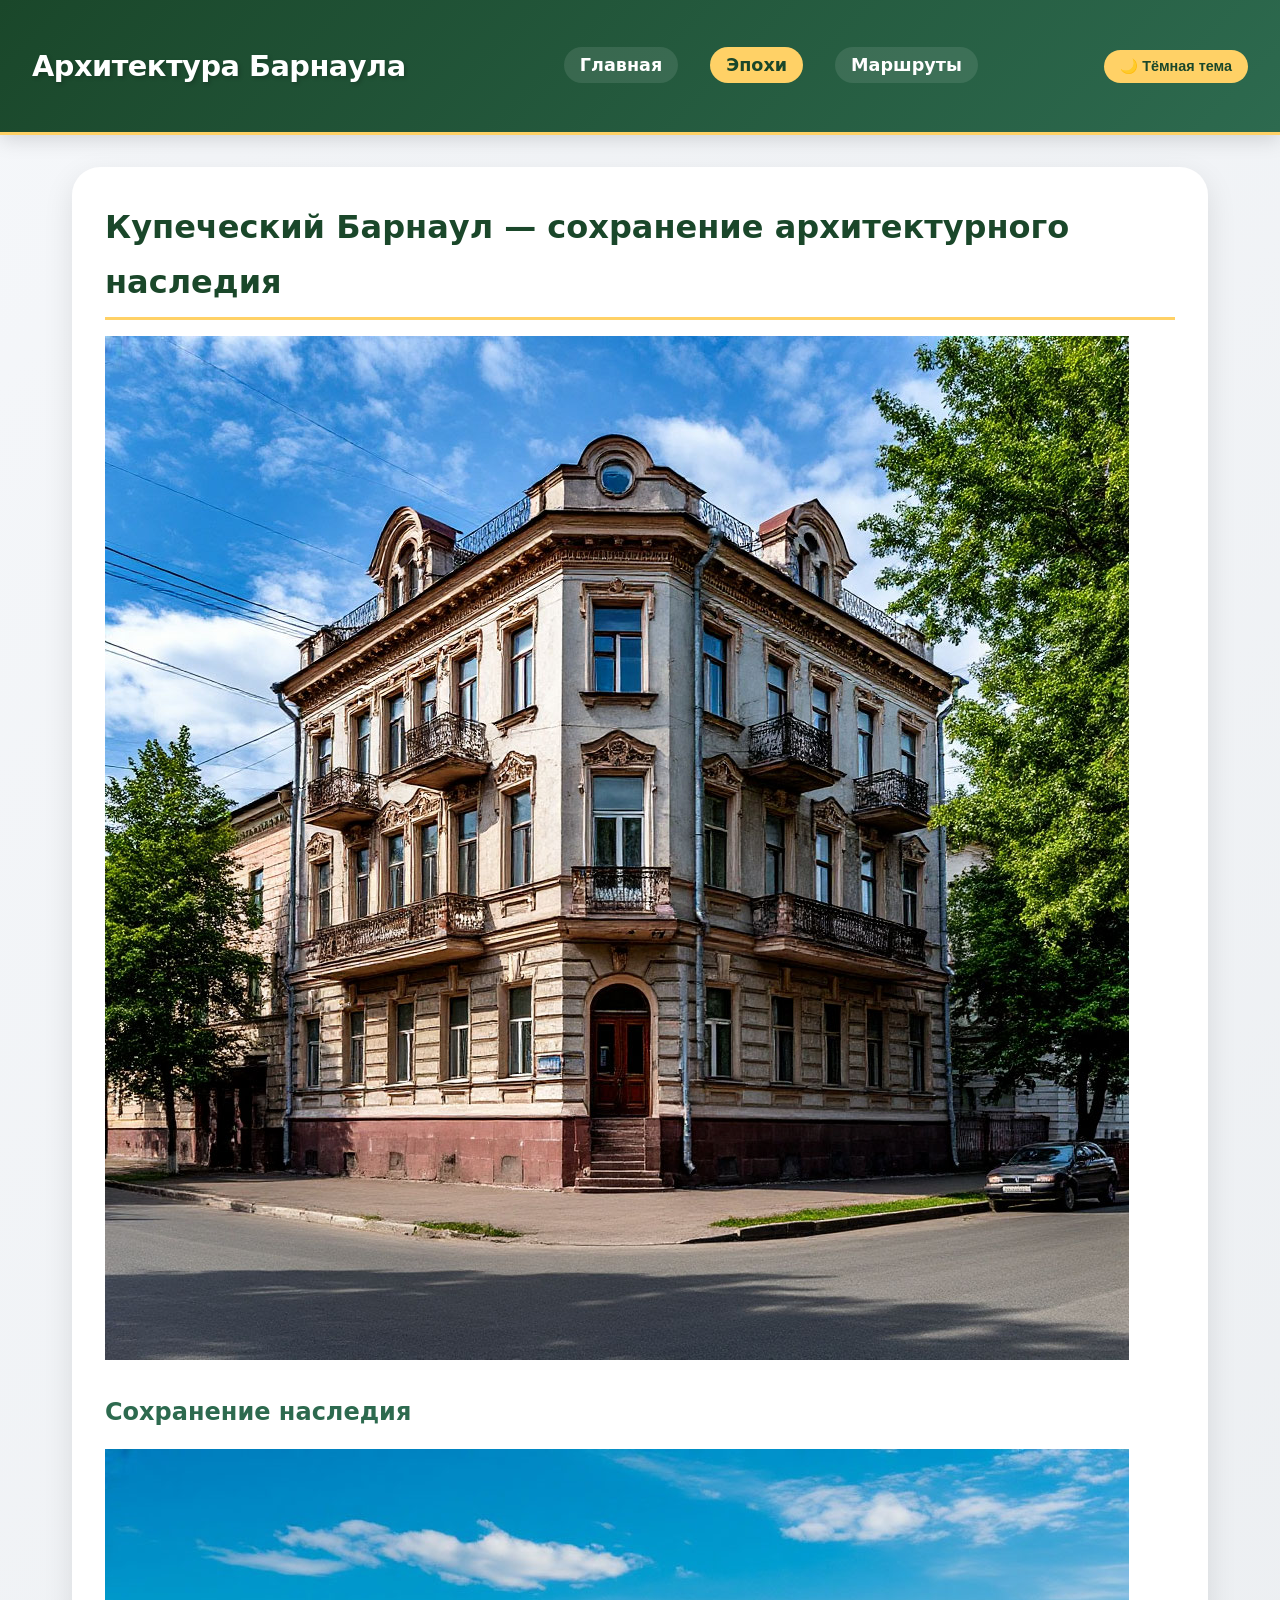
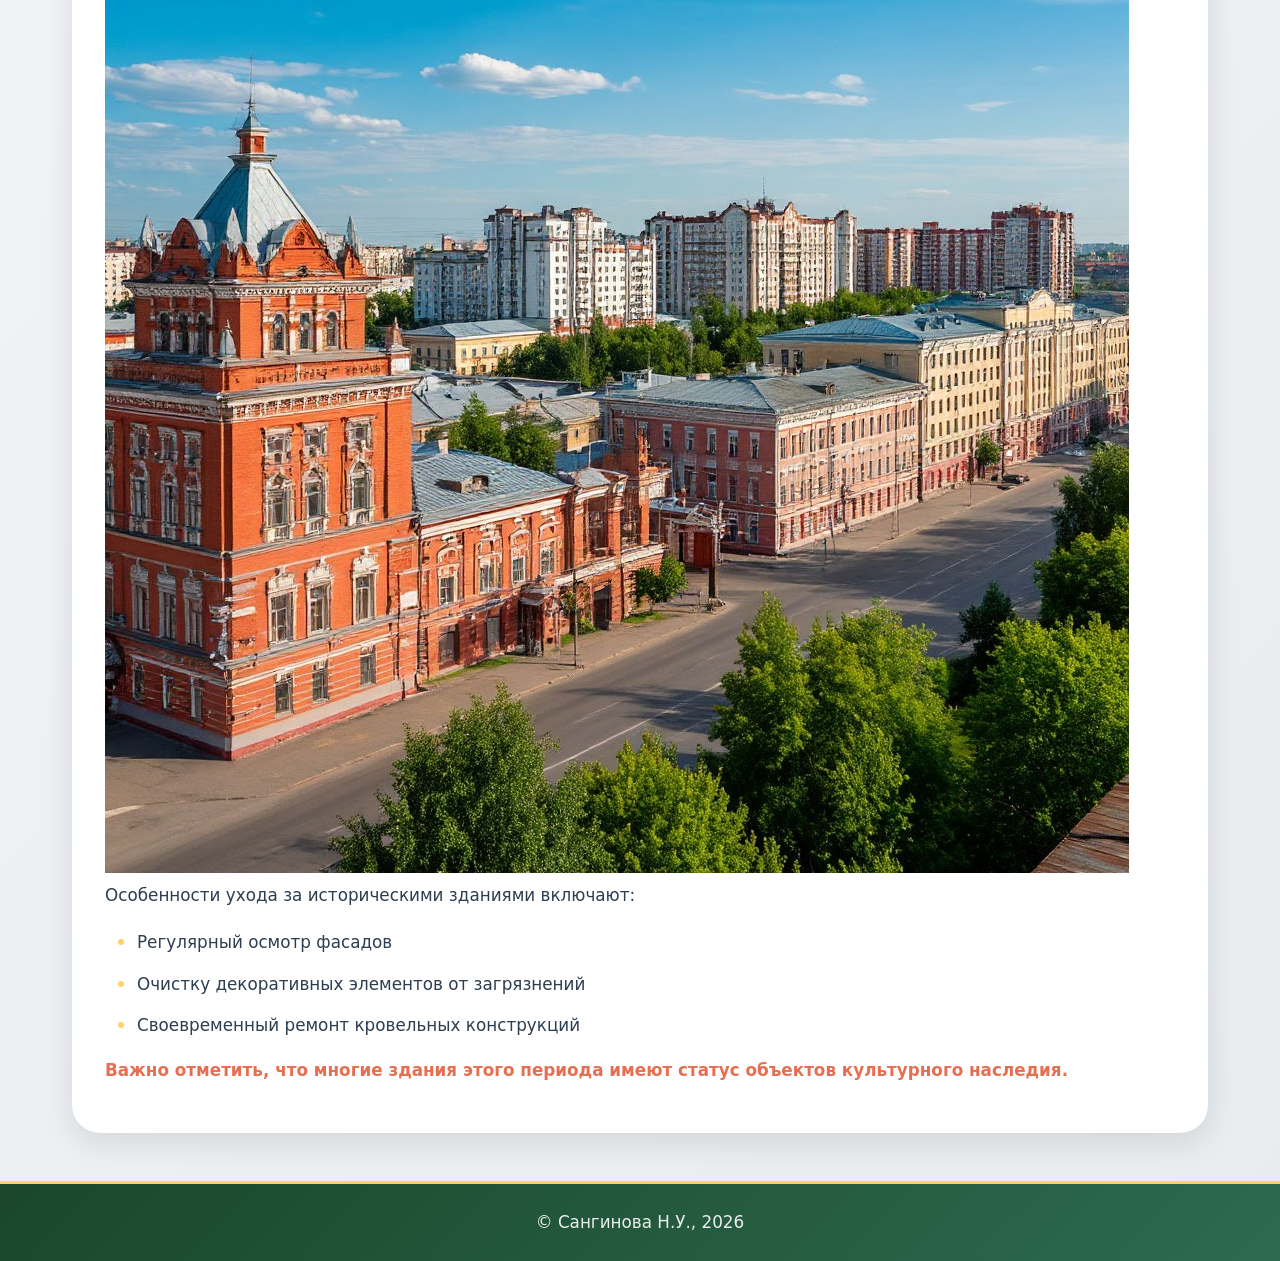
<file: epochs.html>
<!DOCTYPE html>
<html lang="ru">
<head>
    <meta charset="UTF-8">
    <meta name="viewport" content="width=device-width, initial-scale=1.0">
    <title>Эпохи | Архитектура Барнаула</title>
    <style>
        * {
            margin: 0;
            padding: 0;
            box-sizing: border-box;
        }

        body {
            background: linear-gradient(135deg, #f5f7fa 0%, #e9ecef 100%);
            color: #2c3e50;
            font-family: 'Segoe UI', system-ui, -apple-system, 'Roboto', sans-serif;
            line-height: 1.7;
            min-height: 100vh;
        }

        header {
            background: linear-gradient(135deg, #1a472a 0%, #2d6a4f 100%);
            color: white;
            padding: 1.5rem 2rem;
            display: flex;
            justify-content: space-between;
            align-items: center;
            flex-wrap: wrap;
            gap: 1rem;
            box-shadow: 0 4px 20px rgba(0, 0, 0, 0.15);
            border-bottom: 3px solid #ffd166;
            position: sticky;
            top: 0;
            z-index: 1000;
        }

        header h1 {
            font-size: 1.8rem;
            font-weight: 700;
            letter-spacing: -0.5px;
            text-shadow: 2px 2px 4px rgba(0, 0, 0, 0.2);
        }

        nav ul {
            display: flex;
            list-style: none;
            gap: 2rem;
        }

        nav a {
            color: white;
            text-decoration: none;
            font-weight: 600;
            font-size: 1.1rem;
            padding: 0.5rem 1rem;
            border-radius: 30px;
            transition: all 0.3s ease;
            background: rgba(255, 255, 255, 0.1);
        }

        nav a:hover {
            background: #ffd166;
            color: #1a472a;
            transform: translateY(-2px);
            box-shadow: 0 4px 12px rgba(0, 0, 0, 0.2);
        }

        nav a.active {
            background: #ffd166;
            color: #1a472a;
        }

        #theme-toggle {
            background: #ffd166;
            color: #1a472a;
            border: none;
            padding: 0.5rem 1rem;
            border-radius: 30px;
            font-weight: 600;
            cursor: pointer;
            transition: all 0.3s ease;
            font-size: 0.9rem;
        }

        #theme-toggle:hover {
            transform: translateY(-2px);
            box-shadow: 0 4px 12px rgba(0, 0, 0, 0.2);
        }

        main {
            max-width: 1200px;
            margin: 2rem auto;
            padding: 0 2rem;
        }

        section {
            background: white;
            border-radius: 28px;
            padding: 2rem;
            margin-bottom: 2rem;
            box-shadow: 0 10px 30px rgba(0, 0, 0, 0.1);
            transition: transform 0.3s ease, box-shadow 0.3s ease;
            border: 1px solid rgba(255, 255, 255, 0.3);
            opacity: 0;
            transform: translateY(30px);
            transition: opacity 0.6s ease, transform 0.6s ease, box-shadow 0.3s ease;
        }

        section.visible {
            opacity: 1;
            transform: translateY(0);
        }

        section:hover {
            transform: translateY(-5px);
            box-shadow: 0 20px 40px rgba(0, 0, 0, 0.15);
        }

        h2 {
            font-size: 2rem;
            color: #1a472a;
            margin-bottom: 1rem;
            padding-bottom: 0.5rem;
            border-bottom: 3px solid #ffd166;
            display: inline-block;
            font-weight: 700;
        }

        h3 {
            font-size: 1.5rem;
            color: #2d6a4f;
            margin: 1.5rem 0 1rem 0;
            font-weight: 600;
        }

        p {
            margin-bottom: 1rem;
            font-size: 1.05rem;
        }

        strong {
            color: #e76f51;
            font-weight: 700;
        }

        ul, ol {
            margin: 1rem 0 1rem 2rem;
        }

        li {
            margin: 0.7rem 0;
            font-size: 1.05rem;
        }

        li::marker {
            color: #ffd166;
            font-size: 1.2rem;
        }

        footer {
            background: linear-gradient(135deg, #1a472a 0%, #2d6a4f 100%);
            color: white;
            text-align: center;
            padding: 1.5rem;
            margin-top: 3rem;
            font-size: 0.95rem;
            border-top: 3px solid #ffd166;
        }

        footer p {
            margin: 0;
            opacity: 0.9;
        }

        .go-top {
            position: fixed;
            bottom: 30px;
            right: 30px;
            background: #ffd166;
            color: #1a472a;
            width: 50px;
            height: 50px;
            border-radius: 50%;
            display: flex;
            align-items: center;
            justify-content: center;
            text-decoration: none;
            font-size: 24px;
            font-weight: bold;
            box-shadow: 0 4px 15px rgba(0, 0, 0, 0.2);
            transition: all 0.3s ease;
            opacity: 0;
            visibility: hidden;
            z-index: 999;
        }

        .go-top.show {
            opacity: 1;
            visibility: visible;
        }

        .go-top:hover {
            background: #e6c200;
            transform: translateY(-3px);
        }

        html {
            scroll-behavior: smooth;
        }

        ::selection {
            background: #ffd166;
            color: #1a472a;
        }

        @media (max-width: 768px) {
            header {
                flex-direction: column;
                text-align: center;
                padding: 1rem;
            }
            header h1 { font-size: 1.4rem; }
            nav ul { flex-direction: column; gap: 0.7rem; }
            nav a { display: block; }
            main { padding: 0 1rem; }
            section { padding: 1.5rem; }
            h2 { font-size: 1.6rem; }
            .go-top { width: 40px; height: 40px; font-size: 20px; bottom: 20px; right: 20px; }
        }

        @media (max-width: 480px) {
            header h1 { font-size: 1.2rem; }
            section { padding: 1.2rem; }
            h2 { font-size: 1.4rem; }
            p, li { font-size: 0.95rem; }
        }

        [data-theme="dark"] body {
            background: linear-gradient(135deg, #121212 0%, #1a1a2e 100%);
            color: #e8e8ed;
        }

        [data-theme="dark"] section {
            background: #1e1e2e;
            border-color: #333344;
        }

        [data-theme="dark"] header, [data-theme="dark"] footer {
            background: linear-gradient(135deg, #0d2818 0%, #1a472a 100%);
        }

        [data-theme="dark"] h2, [data-theme="dark"] h3 {
            color: #ffd166;
        }
    </style>
</head>
<body>
    <header>
        <h1>Архитектура Барнаула</h1>
        <nav>
            <ul>
                <li><a href="index.html">Главная</a></li>
                <li><a href="epochs.html" class="active">Эпохи</a></li>
                <li><a href="routes.html">Маршруты</a></li>
            </ul>
        </nav>
        <button id="theme-toggle">🌙 Тёмная тема</button>
    </header>

    <main>
        <section>
            <h2>Купеческий Барнаул — сохранение архитектурного наследия</h2>
            <img src="f3c5d3e4184311f191ccc6ab030f167f_1">
            <h3>Сохранение наследия</h3>
            <img src="Купеческий Барнаул.jpg">
            <p>Особенности ухода за историческими зданиями включают:</p>
            <ul>
                <li>Регулярный осмотр фасадов</li>
                <li>Очистку декоративных элементов от загрязнений</li>
                <li>Своевременный ремонт кровельных конструкций</li>
            </ul>
            <p><strong>Важно отметить, что многие здания этого периода имеют статус объектов культурного наследия.</strong></p>
        </section>
    </main>

    <footer>
        <p>&copy; Сангинова Н.У., 2026</p>
    </footer>

    <a href="#" class="go-top" aria-label="Наверх">↑</a>

    <script>
        const themeToggleBtn = document.getElementById('theme-toggle');
        const rootElement = document.documentElement;

        function updateButtonLabel(theme) {
            if (themeToggleBtn) {
                themeToggleBtn.textContent = theme === 'dark' ? '☀️ Светлая тема' : '🌙 Тёмная тема';
            }
        }

        function applyTheme(theme) {
            rootElement.setAttribute('data-theme', theme);
            localStorage.setItem('theme', theme);
            updateButtonLabel(theme);
        }

        const savedTheme = localStorage.getItem('theme');
        if (savedTheme) {
            applyTheme(savedTheme);
        } else {
            const systemPrefersDark = window.matchMedia('(prefers-color-scheme: dark)').matches;
            applyTheme(systemPrefersDark ? 'dark' : 'light');
        }

        if (themeToggleBtn) {
            themeToggleBtn.addEventListener('click', () => {
                const currentTheme = rootElement.getAttribute('data-theme');
                const newTheme = currentTheme === 'dark' ? 'light' : 'dark';
                applyTheme(newTheme);
            });
        }

        const sections = document.querySelectorAll('section');
        const observer = new IntersectionObserver((entries) => {
            entries.forEach(entry => {
                if (entry.isIntersecting) {
                    entry.target.classList.add('visible');
                }
            });
        }, { threshold: 0.1 });

        sections.forEach(section => observer.observe(section));

        setTimeout(() => {
            sections.forEach(section => {
                if (section.getBoundingClientRect().top < window.innerHeight - 100) {
                    section.classList.add('visible');
                }
            });
        }, 100);

        const goTopBtn = document.querySelector('.go-top');
        if (goTopBtn) {
            window.addEventListener('scroll', () => {
                if (window.scrollY > 300) {
                    goTopBtn.classList.add('show');
                } else {
                    goTopBtn.classList.remove('show');
                }
            });
            goTopBtn.addEventListener('click', (e) => {
                e.preventDefault();
                window.scrollTo({ top: 0, behavior: 'smooth' });
            });
        }

        const currentPage = window.location.pathname.split('/').pop() || 'epochs.html';
        const navLinks = document.querySelectorAll('nav a');
        navLinks.forEach(link => {
            if (link.getAttribute('href') === currentPage) {
                link.classList.add('active');
            }
        });

        document.body.style.opacity = '0';
        document.body.style.transition = 'opacity 0.5s ease';
        window.addEventListener('load', () => {
            document.body.style.opacity = '1';
        });

        const listItems = document.querySelectorAll('ul li');
        listItems.forEach((li, index) => {
            li.style.opacity = '0';
            li.style.transform = 'translateX(-20px)';
            li.style.transition = `all 0.3s ease ${index * 0.1}s`;
            setTimeout(() => {
                li.style.opacity = '1';
                li.style.transform = 'translateX(0)';
            }, 300);
        });

        console.log('Страница "Эпохи" загружена');
    </script>
</body>
</html>
</file>
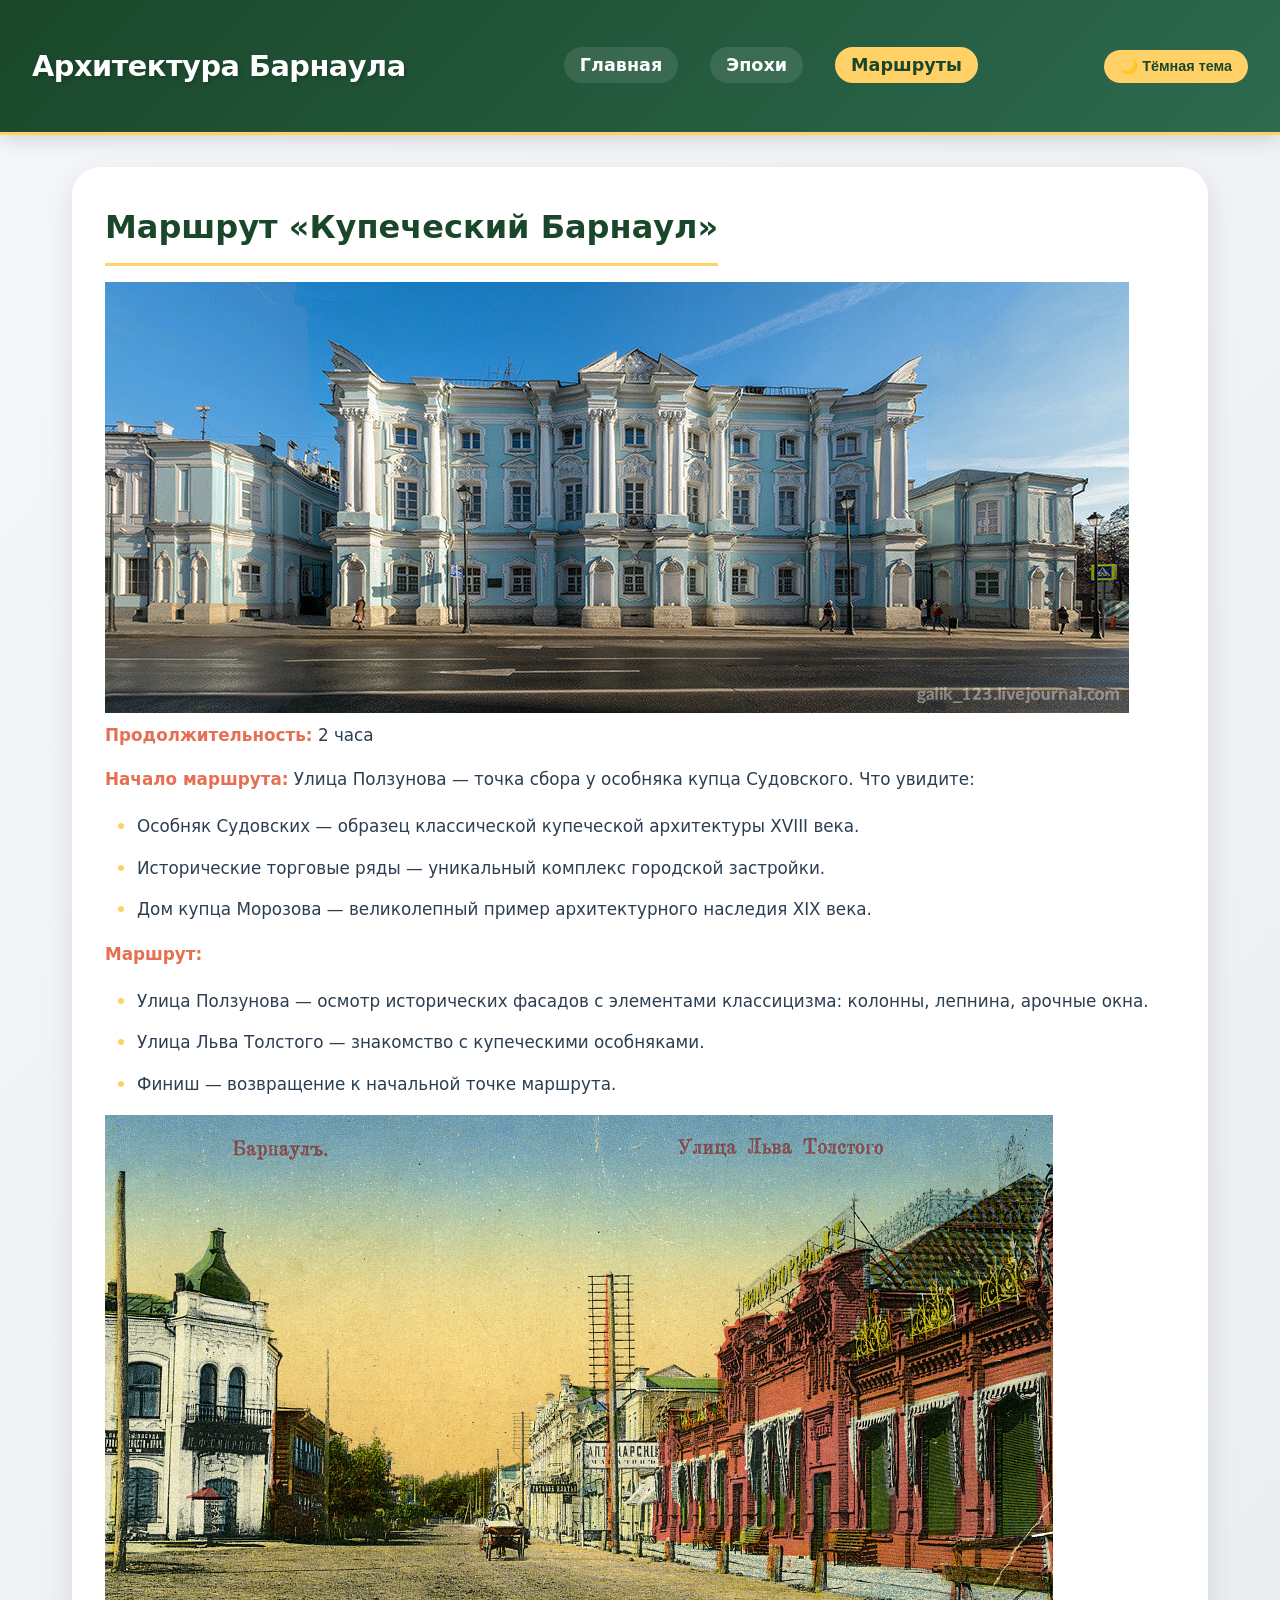
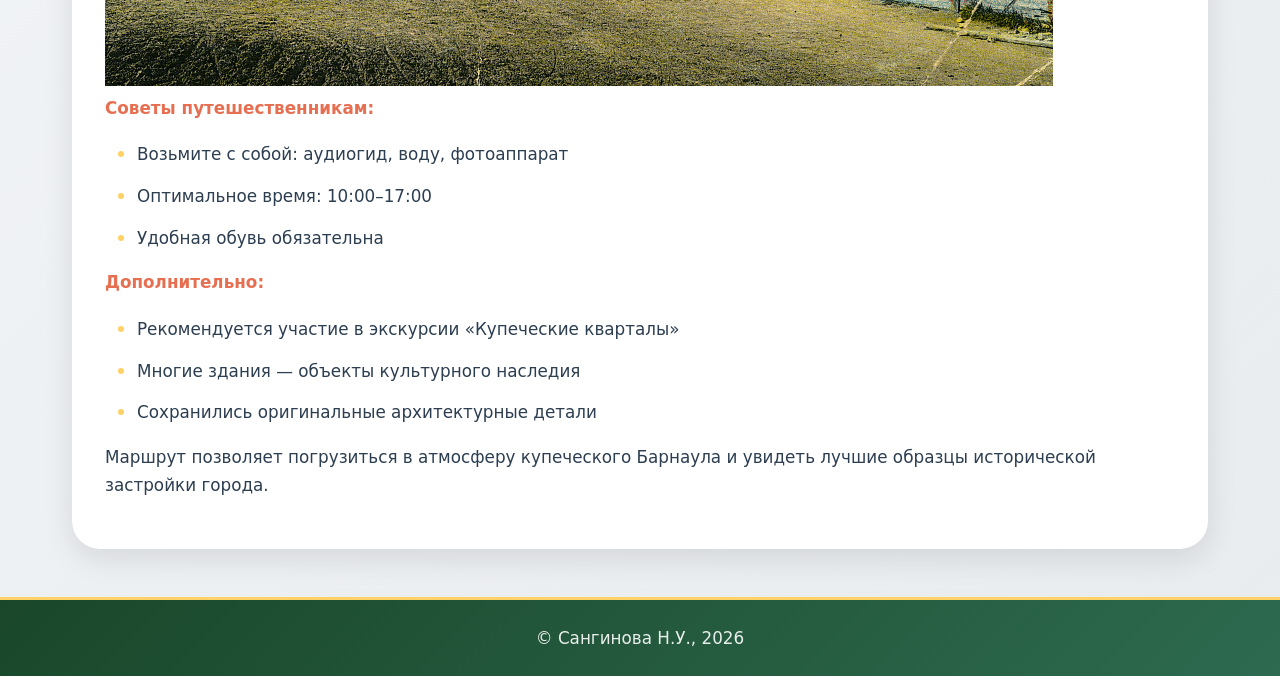
<file: routes.html>
<!DOCTYPE html>
<html lang="ru">
<head>
    <meta charset="UTF-8">
    <meta name="viewport" content="width=device-width, initial-scale=1.0">
    <title>Маршруты | Архитектура Барнаула</title>
    <style>
        * {
            margin: 0;
            padding: 0;
            box-sizing: border-box;
        }

        body {
            background: linear-gradient(135deg, #f5f7fa 0%, #e9ecef 100%);
            color: #2c3e50;
            font-family: 'Segoe UI', system-ui, -apple-system, 'Roboto', sans-serif;
            line-height: 1.7;
            min-height: 100vh;
        }

        header {
            background: linear-gradient(135deg, #1a472a 0%, #2d6a4f 100%);
            color: white;
            padding: 1.5rem 2rem;
            display: flex;
            justify-content: space-between;
            align-items: center;
            flex-wrap: wrap;
            gap: 1rem;
            box-shadow: 0 4px 20px rgba(0, 0, 0, 0.15);
            border-bottom: 3px solid #ffd166;
            position: sticky;
            top: 0;
            z-index: 1000;
        }

        header h1 {
            font-size: 1.8rem;
            font-weight: 700;
            letter-spacing: -0.5px;
            text-shadow: 2px 2px 4px rgba(0, 0, 0, 0.2);
        }

        nav ul {
            display: flex;
            list-style: none;
            gap: 2rem;
        }

        nav a {
            color: white;
            text-decoration: none;
            font-weight: 600;
            font-size: 1.1rem;
            padding: 0.5rem 1rem;
            border-radius: 30px;
            transition: all 0.3s ease;
            background: rgba(255, 255, 255, 0.1);
        }

        nav a:hover {
            background: #ffd166;
            color: #1a472a;
            transform: translateY(-2px);
            box-shadow: 0 4px 12px rgba(0, 0, 0, 0.2);
        }

        nav a.active {
            background: #ffd166;
            color: #1a472a;
        }

        #theme-toggle {
            background: #ffd166;
            color: #1a472a;
            border: none;
            padding: 0.5rem 1rem;
            border-radius: 30px;
            font-weight: 600;
            cursor: pointer;
            transition: all 0.3s ease;
            font-size: 0.9rem;
        }

        #theme-toggle:hover {
            transform: translateY(-2px);
            box-shadow: 0 4px 12px rgba(0, 0, 0, 0.2);
        }

        main {
            max-width: 1200px;
            margin: 2rem auto;
            padding: 0 2rem;
        }

        section {
            background: white;
            border-radius: 28px;
            padding: 2rem;
            margin-bottom: 2rem;
            box-shadow: 0 10px 30px rgba(0, 0, 0, 0.1);
            transition: transform 0.3s ease, box-shadow 0.3s ease;
            border: 1px solid rgba(255, 255, 255, 0.3);
            opacity: 0;
            transform: translateY(30px);
            transition: opacity 0.6s ease, transform 0.6s ease, box-shadow 0.3s ease;
        }

        section.visible {
            opacity: 1;
            transform: translateY(0);
        }

        section:hover {
            transform: translateY(-5px);
            box-shadow: 0 20px 40px rgba(0, 0, 0, 0.15);
        }

        h2 {
            font-size: 2rem;
            color: #1a472a;
            margin-bottom: 1rem;
            padding-bottom: 0.5rem;
            border-bottom: 3px solid #ffd166;
            display: inline-block;
            font-weight: 700;
        }

        h3 {
            font-size: 1.5rem;
            color: #2d6a4f;
            margin: 1.5rem 0 1rem 0;
            font-weight: 600;
        }

        p {
            margin-bottom: 1rem;
            font-size: 1.05rem;
        }

        strong {
            color: #e76f51;
            font-weight: 700;
        }

        ul, ol {
            margin: 1rem 0 1rem 2rem;
        }

        li {
            margin: 0.7rem 0;
            font-size: 1.05rem;
            transition: all 0.3s ease;
        }

        li::marker {
            color: #ffd166;
            font-size: 1.2rem;
        }

        footer {
            background: linear-gradient(135deg, #1a472a 0%, #2d6a4f 100%);
            color: white;
            text-align: center;
            padding: 1.5rem;
            margin-top: 3rem;
            font-size: 0.95rem;
            border-top: 3px solid #ffd166;
        }

        footer p {
            margin: 0;
            opacity: 0.9;
        }

        .go-top {
            position: fixed;
            bottom: 30px;
            right: 30px;
            background: #ffd166;
            color: #1a472a;
            width: 50px;
            height: 50px;
            border-radius: 50%;
            display: flex;
            align-items: center;
            justify-content: center;
            text-decoration: none;
            font-size: 24px;
            font-weight: bold;
            box-shadow: 0 4px 15px rgba(0, 0, 0, 0.2);
            transition: all 0.3s ease;
            opacity: 0;
            visibility: hidden;
            z-index: 999;
        }

        .go-top.show {
            opacity: 1;
            visibility: visible;
        }

        .go-top:hover {
            background: #e6c200;
            transform: translateY(-3px);
        }

        html {
            scroll-behavior: smooth;
        }

        ::selection {
            background: #ffd166;
            color: #1a472a;
        }

        @media (max-width: 768px) {
            header {
                flex-direction: column;
                text-align: center;
                padding: 1rem;
            }
            header h1 { font-size: 1.4rem; }
            nav ul { flex-direction: column; gap: 0.7rem; }
            nav a { display: block; }
            main { padding: 0 1rem; }
            section { padding: 1.5rem; }
            h2 { font-size: 1.6rem; }
            .go-top { width: 40px; height: 40px; font-size: 20px; bottom: 20px; right: 20px; }
        }

        @media (max-width: 480px) {
            header h1 { font-size: 1.2rem; }
            section { padding: 1.2rem; }
            h2 { font-size: 1.4rem; }
            p, li { font-size: 0.95rem; }
        }

        [data-theme="dark"] body {
            background: linear-gradient(135deg, #121212 0%, #1a1a2e 100%);
            color: #e8e8ed;
        }

        [data-theme="dark"] section {
            background: #1e1e2e;
            border-color: #333344;
        }

        [data-theme="dark"] header, [data-theme="dark"] footer {
            background: linear-gradient(135deg, #0d2818 0%, #1a472a 100%);
        }

        [data-theme="dark"] h2, [data-theme="dark"] h3 {
            color: #ffd166;
        }
    </style>
</head>
<body>
    <header>
        <h1>Архитектура Барнаула</h1>
        <nav>
            <ul>
                <li><a href="index.html">Главная</a></li>
                <li><a href="epochs.html">Эпохи</a></li>
                <li><a href="routes.html" class="active">Маршруты</a></li>
            </ul>
        </nav>
        <button id="theme-toggle">🌙 Тёмная тема</button>
    </header>

    <main>
        <section>
            <h2>Маршрут «Купеческий Барнаул»</h2>
            <img src="17-1418.jpg">
            <p><strong>Продолжительность:</strong> 2 часа</p>
            <p><strong>Начало маршрута:</strong> Улица Ползунова — точка сбора у особняка купца Судовского. Что увидите:</p>
            <ul>
                <li>Особняк Судовских — образец классической купеческой архитектуры XVIII века.</li>
                <li>Исторические торговые ряды — уникальный комплекс городской застройки.</li>
                <li>Дом купца Морозова — великолепный пример архитектурного наследия XIX века.</li>
            </ul>
            <p><strong>Маршрут:</strong></p>
            <ul>
                <li>Улица Ползунова — осмотр исторических фасадов с элементами классицизма: колонны, лепнина, арочные окна.</li>
                <li>Улица Льва Толстого — знакомство с купеческими особняками.</li>
                <li>Финиш — возвращение к начальной точке маршрута.</li>
            </ul>
            <img src="МГ ОФ 59.6.jpg">
            <p><strong>Советы путешественникам:</strong></p>
            <ul>
                <li>Возьмите с собой: аудиогид, воду, фотоаппарат</li>
                <li>Оптимальное время: 10:00–17:00</li>
                <li>Удобная обувь обязательна</li>
            </ul>
            <p><strong>Дополнительно:</strong></p>
            <ul>
                <li>Рекомендуется участие в экскурсии «Купеческие кварталы»</li>
                <li>Многие здания — объекты культурного наследия</li>
                <li>Сохранились оригинальные архитектурные детали</li>
            </ul>
            <p>Маршрут позволяет погрузиться в атмосферу купеческого Барнаула и увидеть лучшие образцы исторической застройки города.</p>
        </section>
    </main>

    <footer>
        <p>&copy; Сангинова Н.У., 2026</p>
    </footer>

    <a href="#" class="go-top" aria-label="Наверх">↑</a>

    <script>
        const themeToggleBtn = document.getElementById('theme-toggle');
        const rootElement = document.documentElement;

        function updateButtonLabel(theme) {
            if (themeToggleBtn) {
                themeToggleBtn.textContent = theme === 'dark' ? '☀️ Светлая тема' : '🌙 Тёмная тема';
            }
        }

        function applyTheme(theme) {
            rootElement.setAttribute('data-theme', theme);
            localStorage.setItem('theme', theme);
            updateButtonLabel(theme);
        }

        const savedTheme = localStorage.getItem('theme');
        if (savedTheme) {
            applyTheme(savedTheme);
        } else {
            const systemPrefersDark = window.matchMedia('(prefers-color-scheme: dark)').matches;
            applyTheme(systemPrefersDark ? 'dark' : 'light');
        }

        if (themeToggleBtn) {
            themeToggleBtn.addEventListener('click', () => {
                const currentTheme = rootElement.getAttribute('data-theme');
                const newTheme = currentTheme === 'dark' ? 'light' : 'dark';
                applyTheme(newTheme);
            });
        }

        const sections = document.querySelectorAll('section');
        const observer = new IntersectionObserver((entries) => {
            entries.forEach(entry => {
                if (entry.isIntersecting) {
                    entry.target.classList.add('visible');
                }
            });
        }, { threshold: 0.1 });

        sections.forEach(section => observer.observe(section));

        setTimeout(() => {
            sections.forEach(section => {
                if (section.getBoundingClientRect().top < window.innerHeight - 100) {
                    section.classList.add('visible');
                }
            });
        }, 100);

        const goTopBtn = document.querySelector('.go-top');
        if (goTopBtn) {
            window.addEventListener('scroll', () => {
                if (window.scrollY > 300) {
                    goTopBtn.classList.add('show');
                } else {
                    goTopBtn.classList.remove('show');
                }
            });
            goTopBtn.addEventListener('click', (e) => {
                e.preventDefault();
                window.scrollTo({ top: 0, behavior: 'smooth' });
            });
        }

        const currentPage = window.location.pathname.split('/').pop() || 'routes.html';
        const navLinks = document.querySelectorAll('nav a');
        navLinks.forEach(link => {
            if (link.getAttribute('href') === currentPage) {
                link.classList.add('active');
            }
        });

        document.body.style.opacity = '0';
        document.body.style.transition = 'opacity 0.5s ease';
        window.addEventListener('load', () => {
            document.body.style.opacity = '1';
        });

        const routeItems = document.querySelectorAll('ul li');
        routeItems.forEach((item, index) => {
            item.addEventListener('mouseenter', () => {
                item.style.transform = 'translateX(10px)';
                item.style.backgroundColor = 'rgba(255, 209, 102, 0.1)';
                item.style.borderRadius = '8px';
                item.style.paddingLeft = '8px';
            });
            item.addEventListener('mouseleave', () => {
                item.style.transform = 'translateX(0)';
                item.style.backgroundColor = 'transparent';
                item.style.paddingLeft = '0';
            });
        });

        console.log('Страница "Маршруты" загружена');
        console.log(`Найдено пунктов маршрута: ${routeItems.length}`);
    </script>
</body>
</html>
</file>
